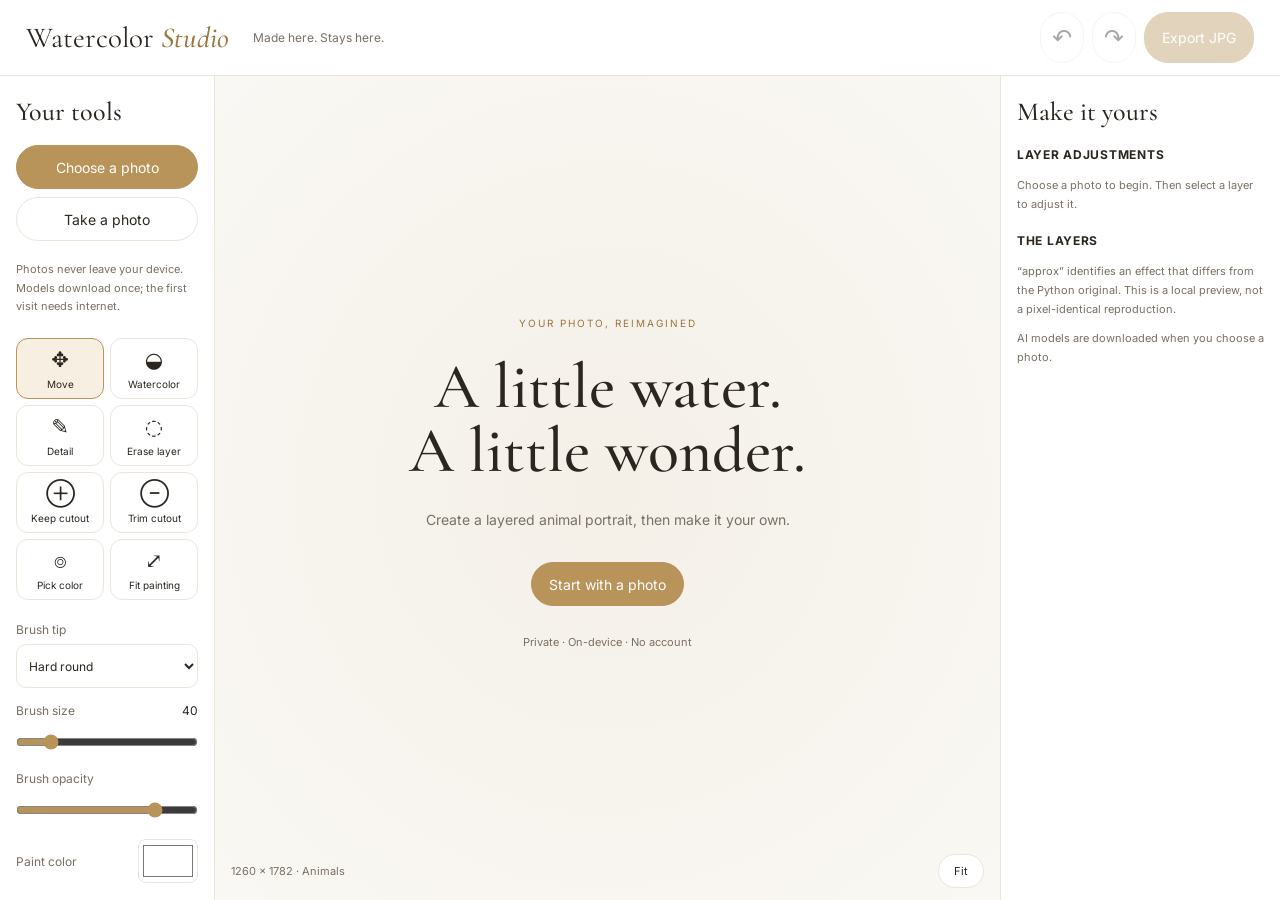
<file: frontend/index.html>
<!doctype html>
<html lang="en">
<head>
  <meta charset="utf-8">
  <meta name="viewport" content="width=device-width,initial-scale=1,viewport-fit=cover">
  <meta name="theme-color" content="#faf8f4">
  <meta name="description" content="Turn a photo into a watercolor, privately on your device.">
  <title>Watercolor Studio</title>
  <link rel="manifest" href="./manifest.json">
  <link rel="icon" href="./assets/icon.svg">
  <link rel="apple-touch-icon" href="./assets/icon-192.png">
  <link rel="preconnect" href="https://fonts.googleapis.com">
  <link href="https://fonts.googleapis.com/css2?family=Cormorant+Garamond:wght@500;600&family=Inter:wght@400;500;600&display=swap" rel="stylesheet">
  <link rel="stylesheet" href="./studio.css">
  <script type="module" src="./js/main.js"></script>
</head>
<body>
  <header>
    <a class="brand" href="./">Watercolor <em>Studio</em></a>
    <span class="privacy">Made here. Stays here.</span>
    <div class="header-actions">
      <button id="undo" title="Undo (Ctrl or ⌘ Z)" aria-label="Undo" disabled>↶</button>
      <button id="redo" title="Redo (Ctrl or ⌘ Shift Z)" aria-label="Redo" disabled>↷</button>
      <button id="export-top" class="gold" disabled>Export JPG</button>
    </div>
  </header>
  <main>
    <aside id="tools" class="sheet tools" aria-label="Painting tools">
      <div class="sheet-title"><h2>Your tools</h2><button class="close-sheet" aria-label="Close tools">×</button></div>
      <label class="button gold photo-button" for="photo">Choose a photo</label>
      <input id="photo" type="file" accept="image/*" hidden>
      <label class="button" for="camera">Take a photo</label>
      <input id="camera" type="file" accept="image/*" capture="environment" hidden>
      <p class="hint">Photos never leave your device. Models download once; the first visit needs internet.</p>
      <div class="tool-grid" role="group" aria-label="Active tool">
        <button data-tool="pan" aria-pressed="true">✥<span>Move</span></button>
        <button data-tool="paint" aria-pressed="false">◒<span>Watercolor</span></button>
        <button data-tool="detail" aria-pressed="false">✎<span>Detail</span></button>
        <button data-tool="erase" aria-pressed="false">◌<span>Erase layer</span></button>
        <button data-tool="mask-add" aria-pressed="false">⊕<span>Keep cutout</span></button>
        <button data-tool="mask-erase" aria-pressed="false">⊖<span>Trim cutout</span></button>
        <button data-tool="eyedropper" aria-pressed="false">⌾<span>Pick color</span></button>
        <button id="fit">⤢<span>Fit painting</span></button>
      </div>
      <label>Brush tip<select id="tip"><option value="round_hard">Hard round</option><option value="airbrush">Soft airbrush</option><option value="specular">Specular highlight</option></select></label>
      <label>Brush size <output id="brush-size-label">40</output><input id="brush-size" type="range" min="2" max="240" value="40"></label>
      <label>Brush opacity<input id="brush-opacity" type="range" min="0.05" max="1" step="0.01" value="0.8"></label>
      <label class="color-label">Paint color<input id="color" type="color" value="#ffffff"></label>
      <p class="hint">One finger paints. Two fingers move and zoom. Double-tap to fit. Mask tools change the subject, not the paper.</p>
    </aside>
    <section id="workspace" aria-label="Painting canvas">
      <div id="empty">
        <span class="eyebrow">YOUR PHOTO, REIMAGINED</span>
        <h1>A little water.<br>A little wonder.</h1>
        <p>Create a layered animal portrait, then make it your own.</p>
        <label for="photo" class="button gold">Start with a photo</label>
        <p class="hint">Private · On-device · No account</p>
      </div>
      <canvas id="painting" aria-label="Your watercolor painting" hidden></canvas>
      <div id="busy" role="status" aria-live="polite" hidden>
        <strong id="stage">Loading model</strong><span id="elapsed"></span>
        <progress id="progress" max="1" value="0"></progress>
        <small id="stage-message"></small>
      </div>
      <div id="notice" role="status" aria-live="polite"></div>
      <div class="canvas-caption"><span id="dimensions">1260 × 1782 · Animals</span><button id="fit-bottom">Fit</button></div>
    </section>
    <aside id="inspector" class="sheet inspector" aria-label="Layer inspector">
      <div class="sheet-title"><h2>Make it yours</h2><button class="close-sheet" aria-label="Close inspector">×</button></div>
      <section id="adjust-panel">
        <h3 id="selected-name">Layer adjustments</h3>
        <div id="adjustments"><p class="hint">Choose a photo to begin. Then select a layer to adjust it.</p></div>
      </section>
      <section id="layers-panel"><h3>The layers</h3><div id="layers"></div></section>
      <section id="size-section" hidden><label>Print size<select id="size"></select></label></section>
      <p class="hint">“approx” identifies an effect that differs from the Python original. This is a local preview, not a pixel-identical reproduction.</p>
      <p id="model-status" class="hint" aria-live="polite">AI models are downloaded when you choose a photo.</p>
    </aside>
  </main>
  <nav class="bottom-bar" aria-label="Studio navigation">
    <button data-sheet="photo">Photo</button><button data-sheet="tools">Tools</button><button data-sheet="layers">Layers</button><button data-sheet="adjust">Adjust</button><button id="export-mobile" disabled>Export</button>
  </nav>
  <div id="backdrop" hidden></div>
  <dialog id="export-dialog">
    <h2>Your print is ready</h2><p>JPG · quality 95 · 300 dpi</p>
    <a id="download" class="button gold" download="watercolor.jpg">Download JPG</a>
    <button id="share" hidden>Share / Save to Files</button>
    <button id="close-export">Back to painting</button>
  </dialog>
</body>
</html>
</file>
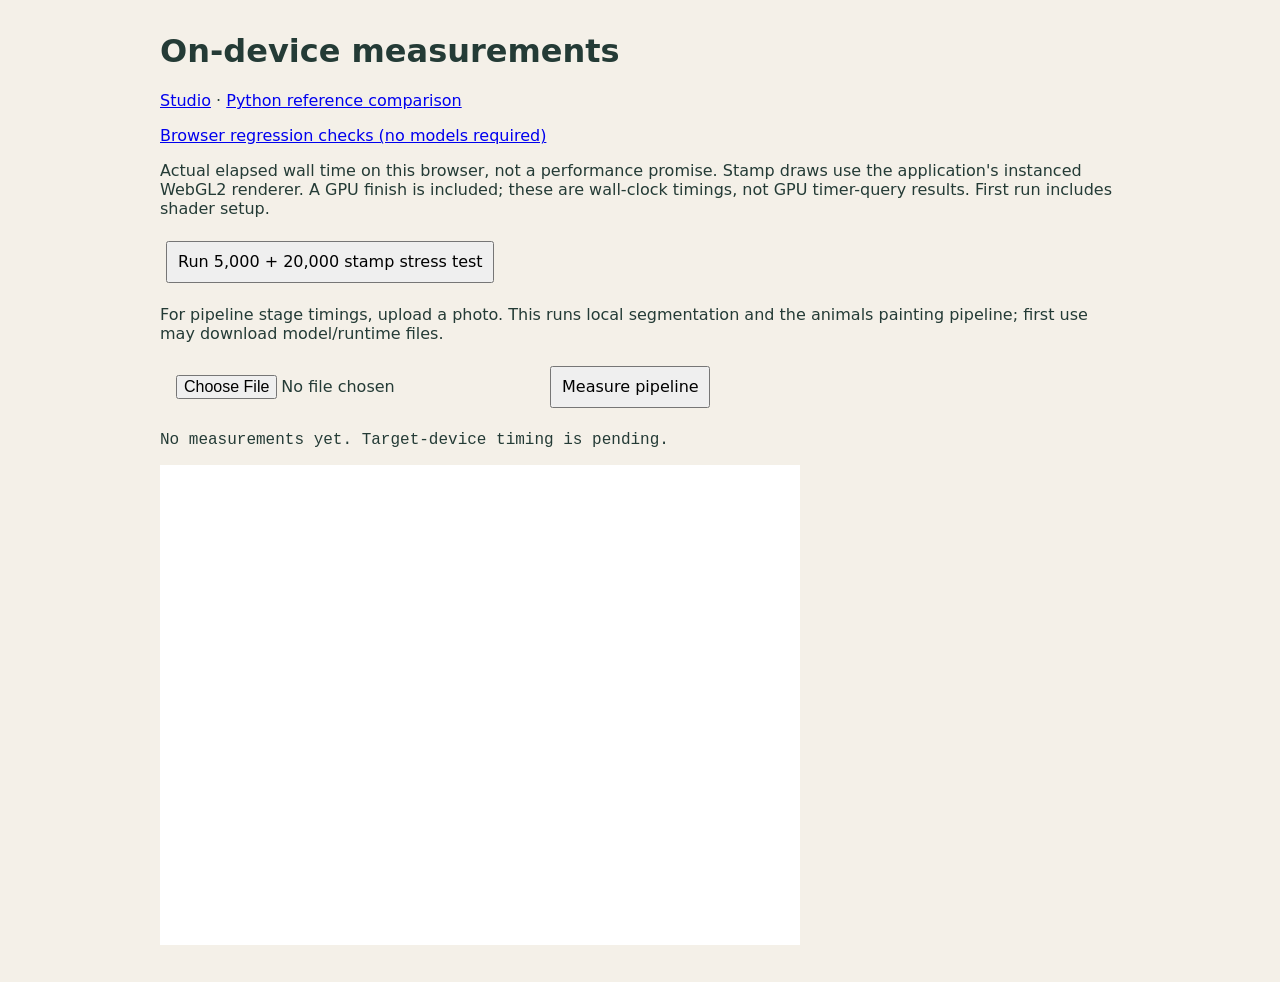
<file: frontend/dev/benchmark.html>
<!doctype html>
<html lang="en">
<meta charset="utf-8">
<meta name="viewport" content="width=device-width,initial-scale=1">
<title>Watercolor GPU benchmark</title>
<style>
  body { font: 16px system-ui; max-width: 960px; margin: 2rem auto; padding: 0 1rem; background: #f4f0e8; color: #243b36; }
  button, input { font: inherit; margin: .4rem; padding: .6rem; }
  canvas { width: 100%; max-width: 640px; background: white; }
  pre { white-space: pre-wrap; overflow-wrap: anywhere; }
</style>
<h1>On-device measurements</h1>
<p><a href="../">Studio</a> · <a href="compare.html">Python reference comparison</a></p>
<p><a href="regression.html">Browser regression checks (no models required)</a></p>
<p>Actual elapsed wall time on this browser, not a performance promise. Stamp draws use
  the application's instanced WebGL2 renderer. A GPU finish is included; these are
  wall-clock timings, not GPU timer-query results. First run includes shader setup.</p>
<button id="stress">Run 5,000 + 20,000 stamp stress test</button>
<p>For pipeline stage timings, upload a photo. This runs local segmentation and the
  animals painting pipeline; first use may download model/runtime files.</p>
<input id="photo" type="file" accept="image/*" aria-label="Benchmark photo">
<button id="pipeline">Measure pipeline</button>
<pre id="results" role="status" aria-live="polite">No measurements yet. Target-device timing is pending.</pre>
<canvas id="canvas" width="1024" height="768" aria-label="GPU benchmark result"></canvas>
<script type="module">
  import { StampRenderer, createBrushTexture } from "../js/gpu/stamp.js";
  import { createWebGL2Context } from "../js/gpu/context.js";

  const results = document.querySelector("#results");
  const canvas = document.querySelector("#canvas");
  const stress = document.querySelector("#stress");
  const pipeline = document.querySelector("#pipeline");
  const report = (value) => { results.textContent = JSON.stringify(value, null, 2); };
  const ms = (start) => Number((performance.now() - start).toFixed(2));
  stress.onclick = async () => {
    stress.disabled = pipeline.disabled = true;
    let renderer, gl, texture, texturePool;
    try {
      const total = performance.now();
      ({ gl, texturePool } = createWebGL2Context(canvas));
      renderer = new StampRenderer(gl);
      const brush = document.createElement("canvas");
      brush.width = brush.height = 64;
      const ctx = brush.getContext("2d");
      const gradient = ctx.createRadialGradient(32, 32, 0, 32, 32, 32);
      gradient.addColorStop(0, "rgba(255,255,255,.8)");
      gradient.addColorStop(1, "rgba(255,255,255,0)");
      ctx.fillStyle = gradient;
      ctx.fillRect(0, 0, 64, 64);
      texture = createBrushTexture(gl, brush);
      gl.viewport(0, 0, canvas.width, canvas.height);
      const measurements = { userAgent: navigator.userAgent, setupMs: ms(total), batches: [] };
      for (const count of [5000, 20000]) {
        const build = performance.now();
        const stamps = Array.from({ length: count }, (_, i) => ({
          x: (i * 173) % canvas.width,
          y: (i * 97) % canvas.height,
          size: 8 + (i % 40),
          rotation: (i % 360) * Math.PI / 180,
          color: [.25, .45 + (i % 20) / 100, .55],
          opacity: .08,
        }));
        const generationMs = ms(build);
        gl.clearColor(1, 1, 1, 1);
        gl.clear(gl.COLOR_BUFFER_BIT);
        gl.finish();
        const start = performance.now();
        const drawn = renderer.drawLayer({ texture, stamps, width: canvas.width, height: canvas.height });
        gl.finish();
        const drawAndFinishMs = ms(start);
        const error = gl.getError();
        if (error !== gl.NO_ERROR) throw new Error(`WebGL error ${error}`);
        measurements.batches.push({ requested: count, drawn, generationMs, drawAndFinishMs });
      }
      report(measurements);
    } catch (error) {
      results.textContent = `Benchmark failed: ${error.message}`;
    } finally {
      renderer?.dispose();
      if (texture) gl.deleteTexture(texture);
      texturePool?.dispose();
      stress.disabled = pipeline.disabled = false;
    }
  };
  pipeline.onclick = async () => {
    const file = document.querySelector("#photo").files[0];
    if (!file) { results.textContent = "Choose a photo first."; return; }
    stress.disabled = pipeline.disabled = true;
    results.textContent = "Loading pipeline…";
    let photo, painting;
    try {
      const { WatercolorDocument } = await import("../js/document.js");
      const { decodePhoto } = await import("../js/editor.js");
      const { segmentPhoto } = await import("../js/pipeline/segment.js");
      const { createPainting } = await import("../js/pipeline/paint.js");
      const timings = { userAgent: navigator.userAgent };
      const total = performance.now();
      let start = performance.now();
      photo = await decodePhoto(file);
      timings.decodeMs = ms(start);
      start = performance.now();
      const mask = await segmentPhoto(photo);
      timings.initialSegmentationMs = ms(start);
      const doc = new WatercolorDocument({ photo, mask, preset: "animals" });
      start = performance.now();
      const stageTimings = [];
      let previousStage = "initialization";
      let previousTime = start;
      painting = await createPainting(doc, {
        onProgress: ({ stage }) => {
          if (!stage || stage === previousStage) return;
          const now = performance.now();
          stageTimings.push({ stage: previousStage, wallMs: Number((now - previousTime).toFixed(2)) });
          previousStage = stage;
          previousTime = now;
        },
      });
      stageTimings.push({ stage: previousStage, wallMs: ms(previousTime) });
      timings.paintingMs = ms(start);
      start = performance.now();
      const preview = document.createElement("canvas");
      const scale = Math.min(1, 1024 / Math.max(doc.outputWidth, doc.outputHeight));
      const width = Math.round(doc.outputWidth * scale);
      const height = Math.round(doc.outputHeight * scale);
      await painting.render({ canvas: preview, width, height, fullWidth: width, fullHeight: height });
      timings.previewRenderMs = ms(start);
      timings.totalMs = ms(total);
      timings.stages = painting.timings ?? doc.timings ?? "No stage timings returned.";
      timings.progressStageWallTimes = stageTimings;
      timings.note = "Initial small-model mask measured; full-model upgrade continues in the background.";
      report(timings);
    } catch (error) {
      results.textContent = `Pipeline benchmark failed: ${error.message}`;
    } finally {
      painting?.dispose?.();
      stress.disabled = pipeline.disabled = false;
    }
  };
</script>
</html>
</file>
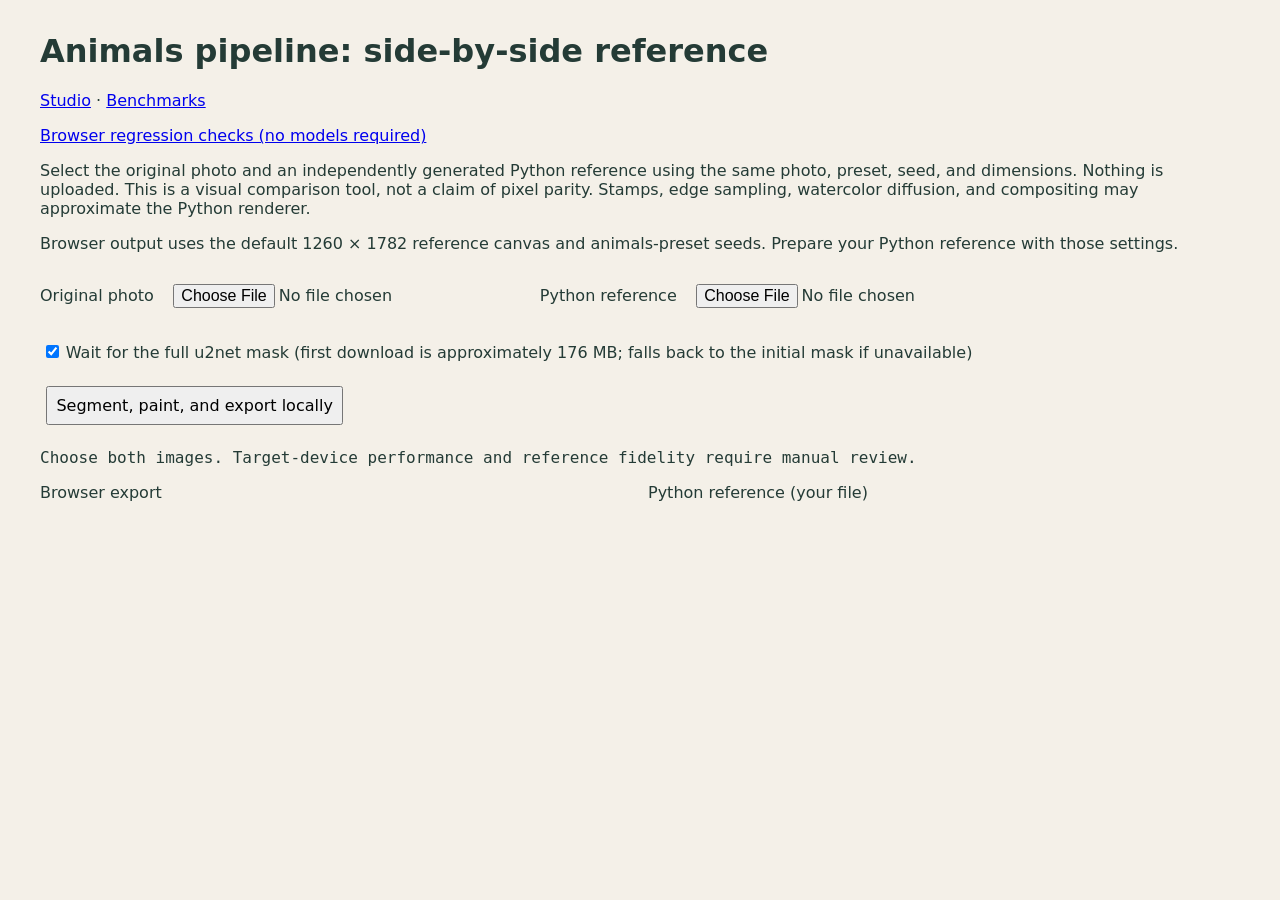
<file: frontend/dev/compare.html>
<!doctype html>
<html lang="en">
<meta charset="utf-8">
<meta name="viewport" content="width=device-width,initial-scale=1">
<title>Watercolor reference comparison</title>
<style>
  body { font: 16px system-ui; margin: 2rem auto; padding: 0 1rem; max-width: 1200px; background: #f4f0e8; color: #243b36; }
  input, button { font: inherit; margin: .4rem; padding: .5rem; max-width: 90%; }
  .pair { display: grid; grid-template-columns: repeat(auto-fit,minmax(260px,1fr)); gap: 1rem; }
  figure { margin: 0; } img { width: 100%; background: white; }
  pre { white-space: pre-wrap; overflow-wrap: anywhere; }
</style>
<h1>Animals pipeline: side-by-side reference</h1>
<p><a href="../">Studio</a> · <a href="benchmark.html">Benchmarks</a></p>
<p><a href="regression.html">Browser regression checks (no models required)</a></p>
<p>Select the original photo and an independently generated Python reference using
  the same photo, preset, seed, and dimensions. Nothing is uploaded. This is a
  visual comparison tool, not a claim of pixel parity. Stamps, edge sampling,
  watercolor diffusion, and compositing may approximate the Python renderer.</p>
<p>Browser output uses the default 1260 × 1782 reference canvas and animals-preset
  seeds. Prepare your Python reference with those settings.</p>
<label>Original photo <input id="photo" type="file" accept="image/*"></label>
<label>Python reference <input id="reference" type="file" accept="image/*"></label>
<p><label><input id="full-model" type="checkbox" checked>Wait for the full u2net mask
  (first download is approximately 176 MB; falls back to the initial mask if unavailable)</label></p>
<button id="run">Segment, paint, and export locally</button>
<pre id="status" role="status" aria-live="polite">Choose both images. Target-device performance and reference fidelity require manual review.</pre>
<div class="pair">
  <figure><figcaption>Browser export</figcaption><img id="browser" alt="Browser painting will appear here" hidden></figure>
  <figure><figcaption>Python reference (your file)</figcaption><img id="python" alt="Python reference will appear here" hidden></figure>
</div>
<script type="module">
  const status = document.querySelector("#status");
  const button = document.querySelector("#run");
  const urls = new Map();
  function show(id, blob) {
    if (urls.has(id)) URL.revokeObjectURL(urls.get(id));
    const url = URL.createObjectURL(blob);
    urls.set(id, url);
    const image = document.createElement("img");
    image.id = id;
    image.alt = id === "browser" ? "Browser watercolor export" : "Uploaded Python reference";
    image.src = url;
    document.getElementById(id).replaceWith(image);
  }
  document.querySelector("#reference").onchange = (event) => {
    const file = event.target.files[0];
    if (file) show("python", file);
  };
  button.onclick = async () => {
    const file = document.querySelector("#photo").files[0];
    if (!file || !document.querySelector("#reference").files[0]) {
      status.textContent = "Choose the original photo and the Python reference first.";
      return;
    }
    button.disabled = true;
    status.textContent = "Loading local model and renderer…";
    let photo, painting;
    try {
      const { WatercolorDocument } = await import("../js/document.js");
      const { decodePhoto } = await import("../js/editor.js");
      const { segmentPhoto } = await import("../js/pipeline/segment.js");
      const { createPainting } = await import("../js/pipeline/paint.js");
      const { exportJPG } = await import("../js/pipeline/export.js");
      const start = performance.now();
      photo = await decodePhoto(file);
      status.textContent = "Segmenting locally…";
      let segmenting = true;
      let upgradeReady;
      const upgrade = new Promise((resolve) => { upgradeReady = resolve; });
      const initialMask = await segmentPhoto(photo, {
        onUpgrade: (mask) => upgradeReady(mask),
        onProgress: (value) => {
          if (segmenting) status.textContent = value.message || value.stage;
          if (value.stage === "upgrade-error") upgradeReady(null);
        },
      });
      const fullMask = document.querySelector("#full-model").checked ? await upgrade : null;
      const mask = fullMask || initialMask;
      segmenting = false;
      const doc = new WatercolorDocument({ photo, mask, preset: "animals" });
      status.textContent = "Painting locally…";
      painting = await createPainting(doc, { assetsQuality: "hd" });
      status.textContent = "Exporting…";
      const blob = await exportJPG({
        document: doc,
        renderTile: async ({ width, height, x, y, tileWidth, tileHeight, margin }) => {
          const canvas = document.createElement("canvas");
          await painting.render({
            canvas, width: tileWidth + 2 * margin, height: tileHeight + 2 * margin,
            x: x - margin, y: y - margin, fullWidth: width, fullHeight: height,
          });
          return canvas;
        },
      });
      show("browser", blob);
      status.textContent = `Browser segmentation + painting + export: ${(performance.now() - start).toFixed(1)} ms.\nMask: ${fullMask ? "full u2net" : "initial u2netp"}. Compare subject boundaries, wash, interior texture, edge bleed, and placement visually. Different random sequences can change individual marks.`;
    } catch (error) {
      status.textContent = `Comparison failed: ${error.message}`;
    } finally {
      painting?.dispose?.();
      button.disabled = false;
    }
  };
  window.addEventListener("pagehide", () => {
    for (const url of urls.values()) URL.revokeObjectURL(url);
  });
</script>
</html>
</file>
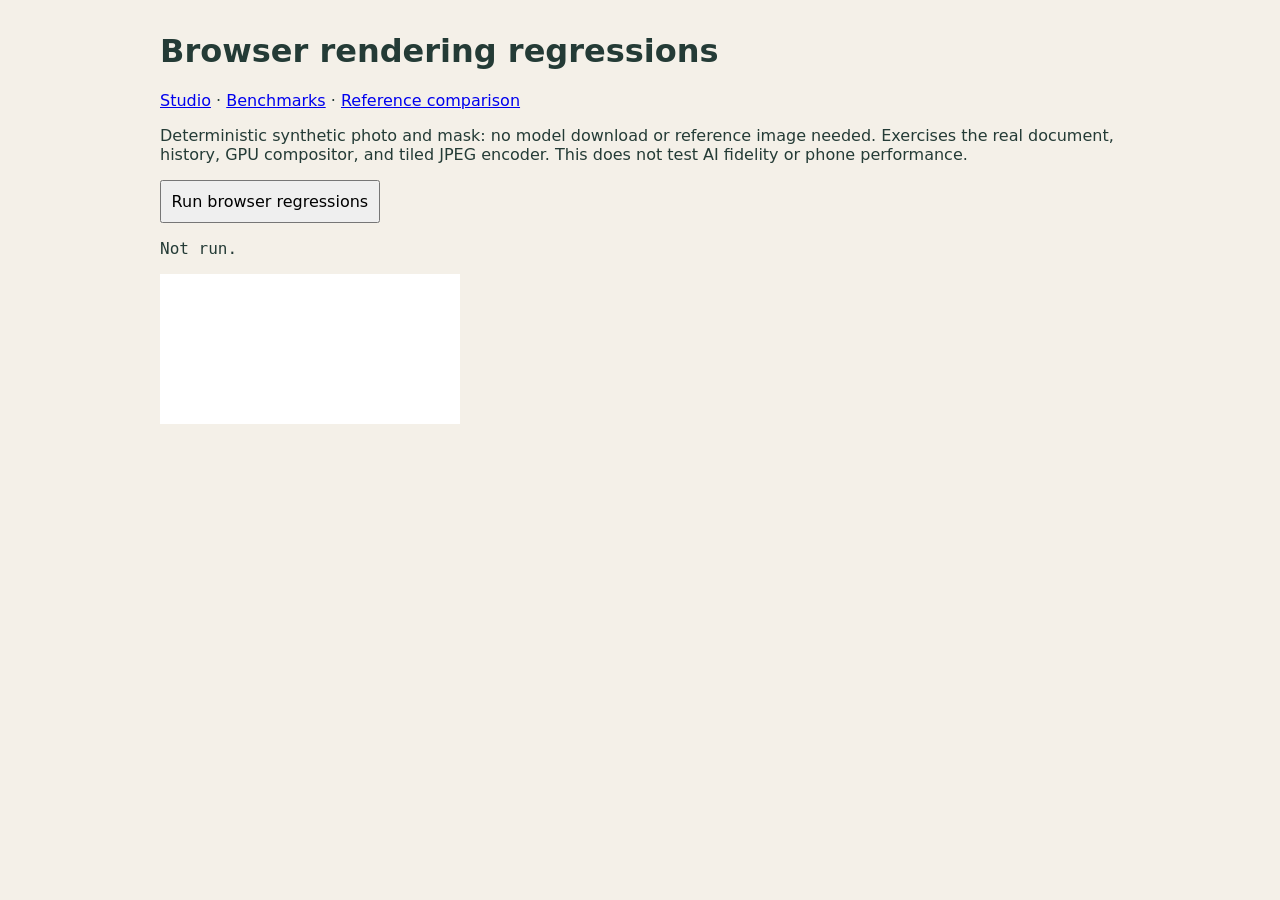
<file: frontend/dev/regression.html>
<!doctype html>
<html lang="en">
<meta charset="utf-8">
<meta name="viewport" content="width=device-width,initial-scale=1">
<title>Watercolor browser regressions</title>
<style>
  body { font: 16px system-ui; max-width: 960px; margin: 2rem auto; padding: 0 1rem; background: #f4f0e8; color: #243b36; }
  button { font: inherit; padding: .6rem; }
  pre { white-space: pre-wrap; overflow-wrap: anywhere; }
  canvas { max-width: 100%; background: white; }
</style>
<h1>Browser rendering regressions</h1>
<p><a href="../">Studio</a> · <a href="benchmark.html">Benchmarks</a> · <a href="compare.html">Reference comparison</a></p>
<p>Deterministic synthetic photo and mask: no model download or reference image needed.
  Exercises the real document, history, GPU compositor, and tiled JPEG encoder.
  This does not test AI fidelity or phone performance.</p>
<button id="run">Run browser regressions</button>
<pre id="results" role="status" aria-live="polite">Not run.</pre>
<canvas id="preview" aria-label="Regression painting"></canvas>
<script type="module">
  import { WatercolorDocument } from "../js/document.js";
  import { EditHistory } from "../js/state.js";
  import { applyMaskEdits, decodePhoto, replayParameters } from "../js/editor.js";
  import { createPainting } from "../js/pipeline/paint.js";
  import { PaintingCompositor } from "../js/pipeline/compositor.js";
  import { exportJPG } from "../js/pipeline/export.js";

  const button = document.querySelector("#run");
  const results = document.querySelector("#results");
  const preview = document.querySelector("#preview");
  const surface = (width, height, color) => {
    const canvas = document.createElement("canvas");
    canvas.width = width; canvas.height = height;
    if (color) {
      const ctx = canvas.getContext("2d");
      ctx.fillStyle = color; ctx.fillRect(0, 0, width, height);
    }
    return canvas;
  };
  const pixels = (canvas) => canvas.getContext("2d").getImageData(0, 0, canvas.width, canvas.height).data;
  const equal = (a, b) => a.length === b.length && a.every((value, i) => value === b[i]);
  const assert = (condition, message) => { if (!condition) throw new Error(message); };

  button.onclick = async () => {
    button.disabled = true;
    results.dataset.state = "running";
    results.textContent = "";
    let painting, compositor;
    const passed = [];
    const check = async (name, test) => {
      await test();
      passed.push(name);
      results.textContent = passed.map((name) => `PASS ${name}`).join("\n");
    };
    try {
      await check("Shared photo decoding bounds large images for editor and developer pages", async () => {
        const source = surface(4096, 2, "#985724");
        const blob = await new Promise((resolve) => source.toBlob(resolve));
        const decoded = await decodePhoto(blob);
        assert(decoded.width === 2048 && decoded.height === 1, "Photo was not bounded to 2048 pixels.");
        assert(pixels(decoded)[3] === 255, "Decoded canvas lost its pixels.");
      });
      await check("GPU stamp orientation and premultiplied alpha", () => {
        const brush = surface(8, 8, "#fff");
        compositor = new PaintingCompositor(new Map([["test", brush]]));
        compositor.resize(32, 32);
        const gpu = compositor.drawStamps("test", [
          { x: 8, y: 8, size: 8, color: [1, 0, 0], opacity: .5 },
        ], 32, 32);
        const copy = surface(32, 32);
        copy.getContext("2d").drawImage(gpu, 0, 0);
        const data = pixels(copy), offset = (8 * 32 + 8) * 4;
        assert(data[offset] > 250 && Math.abs(data[offset + 3] - 128) <= 1,
          "Stamp must be red with half alpha at the top-left position.");
        assert(data[(24 * 32 + 8) * 4 + 3] === 0, "Stamp must not be vertically flipped.");
        compositor.dispose(); compositor = null;
      });

      const photo = surface(64, 80, "#985724");
      const ctx = photo.getContext("2d");
      ctx.fillStyle = "#f7cc74"; ctx.fillRect(16, 8, 24, 30);
      const mask = surface(64, 80, "#fff");
      const doc = new WatercolorDocument({ photo, mask, outputWidth: 160, outputHeight: 224 });
      const history = new EditHistory(doc);
      painting = await createPainting(doc);
      const render = () => {
        painting.render({ canvas: preview, width: doc.outputWidth, height: doc.outputHeight });
        return pixels(preview);
      };
      const baseline = render().slice();
      await check("Painting is deterministic across repeated GPU renders", () => {
        assert(equal(baseline, render()), "Repeated rendering changed pixels.");
      });
      await check("Layer parameter undo/redo restores GPU output", () => {
        history.addStroke({ type: "parameter", layerId: "subject", key: "visible", value: false });
        replayParameters(doc);
        const changed = render().slice();
        assert(!equal(baseline, changed), "Visibility edit did not affect output.");
        history.undo(); replayParameters(doc);
        assert(equal(baseline, render()), "Parameter undo did not restore output.");
        history.redo(); replayParameters(doc);
        assert(equal(changed, render()), "Parameter redo did not restore output.");
        history.undo(); replayParameters(doc);
      });
      await check("Paint and eraser strokes survive undo/redo and output resizing", () => {
        const stroke = doc.addStroke({ points: [{ x: .5, y: .5 }], size: 36,
          color: "#00ff00", layerId: "custom_detail" });
        history.track(stroke);
        const painted = render().slice();
        assert(!equal(baseline, painted), "Paint did not affect its layer.");
        const eraser = doc.addStroke({ points: [{ x: .5, y: .5 }], size: 50,
          tool: "erase", layerId: "custom_detail" });
        history.track(eraser);
        assert(equal(baseline, render()), "Eraser damaged underlying layers or failed to erase.");
        history.undo();
        assert(equal(painted, render()), "Eraser undo did not restore paint.");
        history.undo();
        assert(equal(baseline, render()), "Paint undo did not restore output.");
        history.redo();
        assert(equal(painted, render()), "Paint redo did not restore output.");
        doc.resize(320, 448);
        render();
        const center = (224 * 320 + 160) * 4;
        assert(pixels(preview)[center + 1] > 240, "Normalized stroke moved on resize.");
        history.undo(); doc.resize(160, 224);
      });
      await check("Mask rebuild applies partial-opacity edits exactly once, including undo/redo", async () => {
        const edit = { type: "stroke", tool: "mask-erase", space: "subject", sourceSize: .3,
          points: [{ x: .5, y: .5 }], opacity: .25, size: .2 };
        history.addStroke(edit);
        const rebuild = async () => {
          applyMaskEdits(doc, mask, painting.imageBounds);
          painting.dispose();
          painting = await createPainting(doc);
          return render().slice();
        };
        const changed = await rebuild();
        const once = new WatercolorDocument({ photo, mask: doc.mask, outputWidth: 160, outputHeight: 224 });
        const reference = await createPainting(once);
        try {
          const expected = surface(160, 224);
          reference.render({ canvas: expected });
          assert(equal(changed, pixels(expected)), "Mask edits were applied again by the renderer.");
        } finally { reference.dispose(); }
        assert(!equal(baseline, changed), "Mask edit did not affect output.");
        history.undo();
        assert(equal(baseline, await rebuild()), "Mask undo did not restore output.");
        history.redo();
        assert(equal(changed, await rebuild()), "Mask redo did not restore output.");
      });
      await check("Tiled painting matches a whole render", () => {
        const whole = render().slice(), assembled = surface(160, 224);
        const target = assembled.getContext("2d");
        for (let y = 0; y < 224; y += 56) for (let x = 0; x < 160; x += 80) {
          const tile = surface(80, 56);
          painting.render({ canvas: tile, width: 80, height: 56, x, y, fullWidth: 160, fullHeight: 224 });
          target.drawImage(tile, x, y);
        }
        const tiled = pixels(assembled);
        const meanError = whole.reduce((sum, value, i) => sum + Math.abs(value - tiled[i]), 0) / whole.length;
        assert(meanError < 1, `Tile seams or placement mismatch: mean channel error ${meanError}.`);
      });
      await check("Tiled JPEG decodes with requested dimensions", async () => {
        const blob = await exportJPG({ document: doc, tileSize: 80, margin: 8,
          renderTile: ({ width, height, x, y, tileWidth, tileHeight, margin }) => painting.render({
            width: tileWidth + margin * 2, height: tileHeight + margin * 2,
            x: x - margin, y: y - margin, fullWidth: width, fullHeight: height,
          }),
        });
        const decoded = await createImageBitmap(blob);
        try {
          assert(decoded.width === 160 && decoded.height === 224, "JPEG dimensions changed.");
          assert(blob.type === "image/jpeg", "Export is not a JPEG.");
        } finally { decoded.close(); }
      });
      results.dataset.state = "passed";
      results.textContent += `\n${passed.length} browser regressions passed.`;
    } catch (error) {
      results.dataset.state = "failed";
      results.textContent += `\nFAIL ${error.stack || error.message}`;
    } finally {
      painting?.dispose(); compositor?.dispose();
      button.disabled = false;
    }
  };
  if (new URLSearchParams(location.search).has("run")) button.click();
</script>
</html>
</file>
<file: frontend/studio.css>
:root{--bg:#faf8f4;--panel:#fff;--border:#ece6da;--text:#2b2620;--muted:#7a7064;--gold:#b8935a;--gold-dark:#9a7740;--gold-soft:#f6efe2;font-family:Inter,system-ui,sans-serif;color:var(--text);background:var(--bg);font-size:14px}
*{box-sizing:border-box}body{margin:0}button,input,select{font:inherit}button,.button,select{min-height:44px}button,.button{border:1px solid var(--border);border-radius:24px;background:var(--panel);color:var(--text);padding:10px 17px;cursor:pointer;text-decoration:none;text-align:center;display:inline-flex;align-items:center;justify-content:center;gap:6px}button:hover,.button:hover{background:var(--gold-soft)}button:disabled{opacity:.4;cursor:default}.gold{background:var(--gold);border-color:var(--gold);color:#fff}.gold:hover{background:var(--gold-dark)}button:focus-visible,.button:focus-visible,input:focus-visible,select:focus-visible{outline:2px solid var(--gold-dark);outline-offset:3px}[hidden]{display:none!important}
header{height:76px;display:flex;align-items:center;gap:24px;padding:0 26px;border-bottom:1px solid var(--border);background:#fff}.brand{font-family:"Cormorant Garamond",Georgia,serif;font-size:29px;text-decoration:none;color:var(--text);white-space:nowrap}.brand em{font-weight:500;color:var(--gold-dark)}.privacy{color:var(--muted);font-size:12px}.header-actions{margin-left:auto;display:flex;gap:8px}.header-actions button:not(.gold){width:44px;font-size:24px}
main{display:grid;grid-template-columns:215px minmax(0,1fr) 280px;height:calc(100dvh - 76px)}aside{background:var(--panel);padding:20px 16px;overflow:auto}.tools{border-right:1px solid var(--border)}.inspector{border-left:1px solid var(--border)}h1,h2{font-family:"Cormorant Garamond",Georgia,serif;font-weight:500}h2{font-size:26px;margin:0 0 18px}h3{font-size:12px;letter-spacing:.06em;text-transform:uppercase;margin:20px 0 14px}label{display:block;margin-bottom:15px;font-size:12px;color:var(--muted)}label.button{font-size:14px;color:var(--text)}label.gold{color:white}.tools>.button{width:100%;margin-bottom:8px}.hint{font-size:11px;line-height:1.7;color:var(--muted)}.tool-grid{display:grid;grid-template-columns:1fr 1fr;gap:6px;margin:22px 0}.tool-grid button{flex-direction:column;border-radius:12px;font-size:21px;padding:8px 3px}.tool-grid span{font-size:10px}.tool-grid [aria-pressed=true]{background:var(--gold-soft);border-color:var(--gold)}select{display:block;width:100%;margin-top:7px;border:1px solid var(--border);border-radius:10px;padding:8px;background:white;color:var(--text)}input[type=range]{width:100%;accent-color:var(--gold);display:block;margin:10px 0 0;min-height:28px}input[type=color]{height:44px;width:60px;border:1px solid var(--border);background:white;border-radius:8px}.color-label{display:flex;align-items:center;justify-content:space-between}output{float:right;color:var(--text)}
#workspace{position:relative;overflow:hidden;display:flex;align-items:center;justify-content:center;touch-action:none;background:radial-gradient(ellipse,#f4f0e8,var(--bg));min-width:0}#empty{text-align:center;padding:24px;max-width:480px}h1{font-size:64px;line-height:1;margin:25px 0;color:var(--text)}#empty p{line-height:1.7;color:var(--muted)}.eyebrow{font-size:10px;letter-spacing:.2em;color:var(--gold-dark)}#empty .button{margin:16px 0}#painting{position:absolute;left:50%;top:50%;transform-origin:center;box-shadow:0 12px 45px #2b26201a;background:white;max-width:none}#busy{position:absolute;bottom:60px;background:#fffffff2;border:1px solid var(--border);border-radius:18px;padding:16px 22px;width:min(360px,90%);z-index:3;box-shadow:0 8px 25px #0001}#busy strong{font-size:14px}#elapsed{float:right;color:var(--muted)}progress{display:block;width:100%;height:7px;margin:13px 0;accent-color:var(--gold)}small{font-size:11px;color:var(--muted)}#notice{position:absolute;top:18px;left:16px;right:16px;text-align:center;color:var(--muted);font-size:12px;pointer-events:none;background:#faf8f4df;border-radius:14px;padding:7px}#notice:empty{display:none}.canvas-caption{position:absolute;bottom:12px;left:16px;right:16px;display:flex;align-items:center;justify-content:space-between;font-size:11px;color:var(--muted)}.canvas-caption button{min-height:34px;padding:5px 15px}
.layer-group{font-size:10px;color:var(--muted);margin:18px 0 8px;letter-spacing:.08em}.layer-row{display:flex;align-items:center;gap:5px;margin:4px 0;border-radius:12px;border:1px solid transparent}.layer-row.active{border-color:var(--gold);background:var(--gold-soft)}.layer-row button{border:0;background:transparent;border-radius:10px;flex:1;text-align:left;justify-content:flex-start;font-size:12px;padding:8px}.layer-row input{width:18px;height:18px;margin:12px;accent-color:var(--gold)}.layer-row label{margin:0;display:flex;min-height:44px;align-items:center}.close-sheet,.bottom-bar{display:none}dialog{border:1px solid var(--border);border-radius:22px;padding:30px;max-width:90vw}dialog::backdrop{background:#2b262077}dialog h2{font-size:34px}dialog p{color:var(--muted)}dialog .button,dialog button{display:flex;width:100%;margin:12px 0}
@media(max-width:1100px) and (min-width:820px){main{grid-template-columns:175px minmax(0,1fr) 240px}aside{padding:16px 10px}.privacy{display:none}}
@media(max-width:819px){header{height:60px;padding:0 14px;gap:8px}.brand{font-size:24px}.privacy,#export-top{display:none}.header-actions{gap:3px}.header-actions button:not(.gold){width:44px;height:44px}main{display:block;height:calc(100dvh - 124px - env(safe-area-inset-bottom))}#workspace{height:100%;width:100%}h1{font-size:54px}.bottom-bar{position:fixed;bottom:0;left:0;right:0;display:flex;height:calc(64px + env(safe-area-inset-bottom));padding:7px 8px calc(7px + env(safe-area-inset-bottom));gap:4px;background:white;border-top:1px solid var(--border);z-index:6}.bottom-bar button{flex:1;border:0;border-radius:14px;padding:8px 3px;font-size:12px}.bottom-bar button:last-child{background:var(--gold-soft);color:var(--gold-dark)}aside.sheet{display:none;position:fixed;bottom:calc(64px + env(safe-area-inset-bottom));left:0;right:0;max-height:70dvh;border:1px solid var(--border);border-radius:22px 22px 0 0;padding:20px 22px;z-index:8;box-shadow:0 -12px 40px #2b26201a}aside.sheet.open{display:block}.sheet-title{display:flex;align-items:center;justify-content:space-between}.close-sheet{display:inline-flex;width:44px;margin-bottom:16px;font-size:24px}.tool-grid{grid-template-columns:repeat(4,1fr);margin:12px 0}.tools>.button{width:calc(50% - 5px);display:inline-flex}.tools .hint{margin:8px 0}.tools label{margin-bottom:10px}#backdrop{position:fixed;inset:60px 0 64px;background:#2b262033;z-index:7}.inspector.show-adjust #layers-panel,.inspector.show-layers #adjust-panel{display:none}.canvas-caption{bottom:6px}#busy{bottom:50px}}
@media(prefers-reduced-motion:no-preference){button,.button{transition:background .12s}}
</file>
